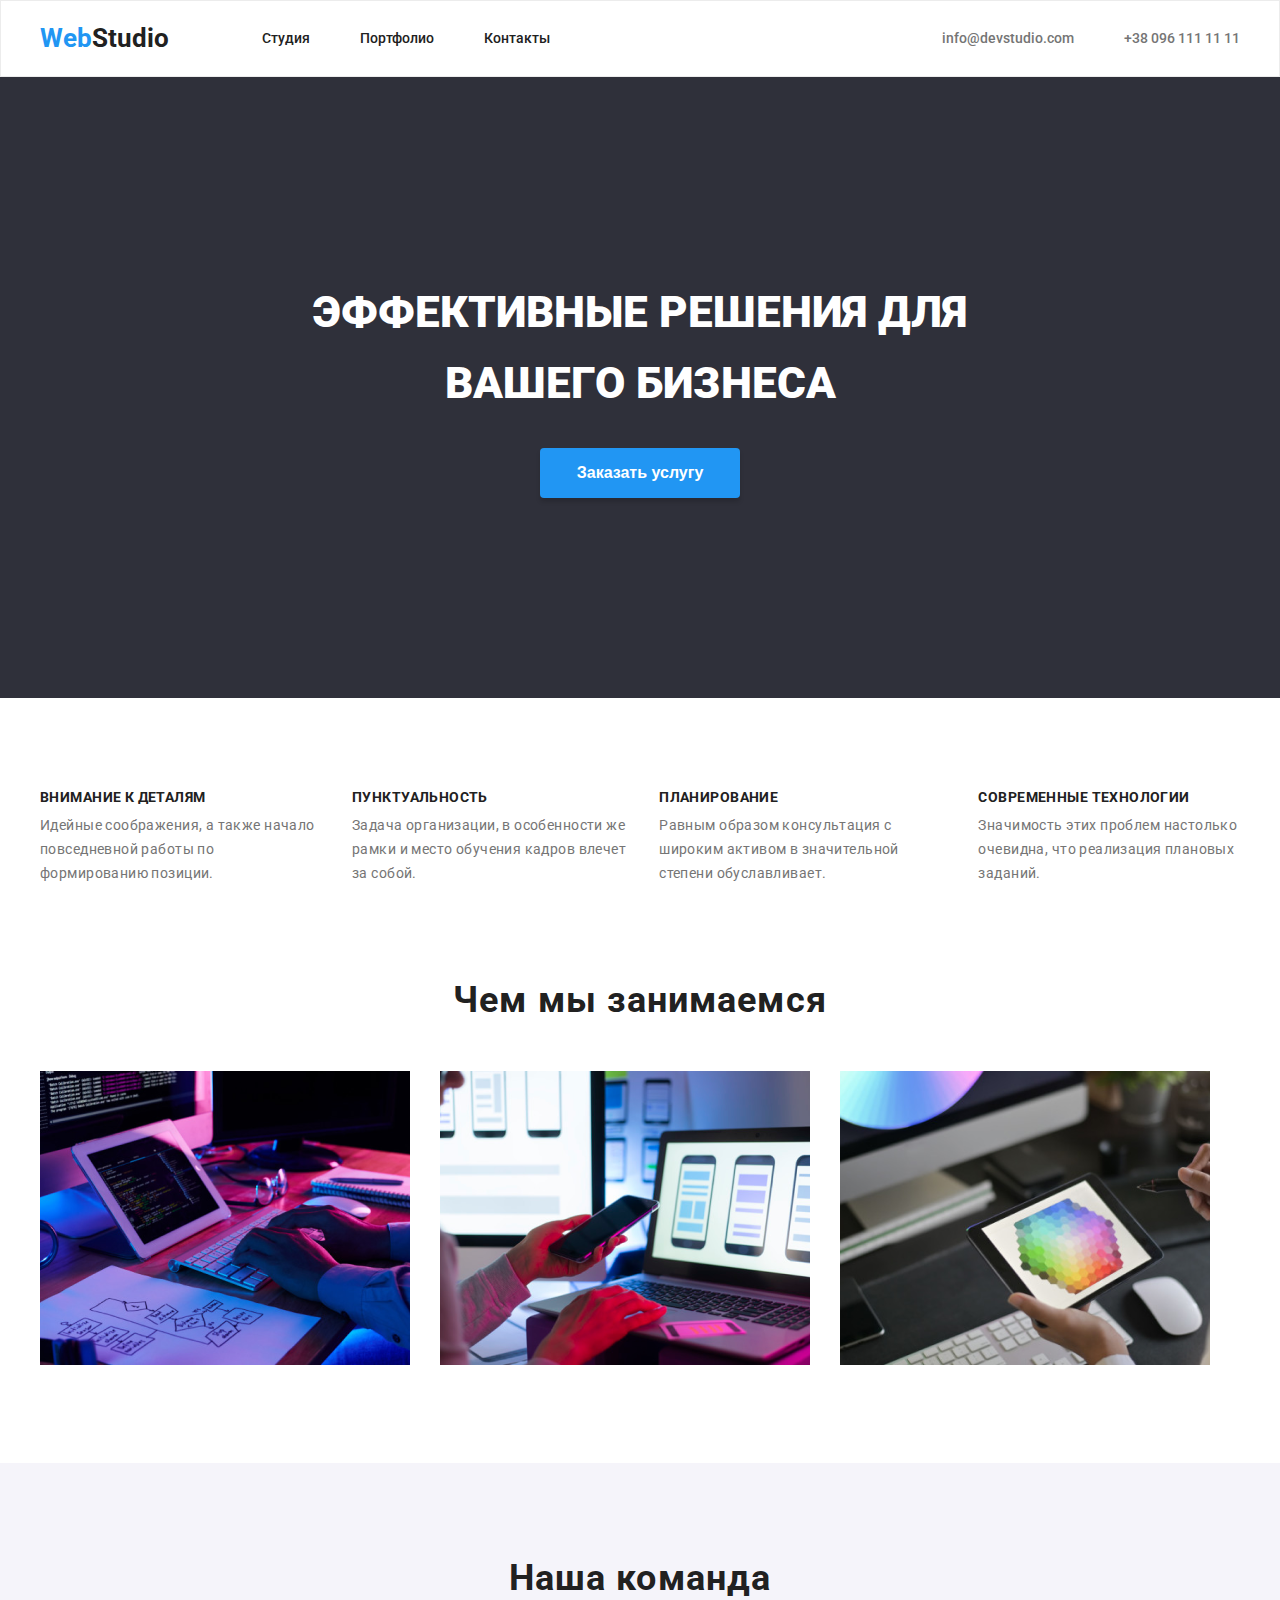
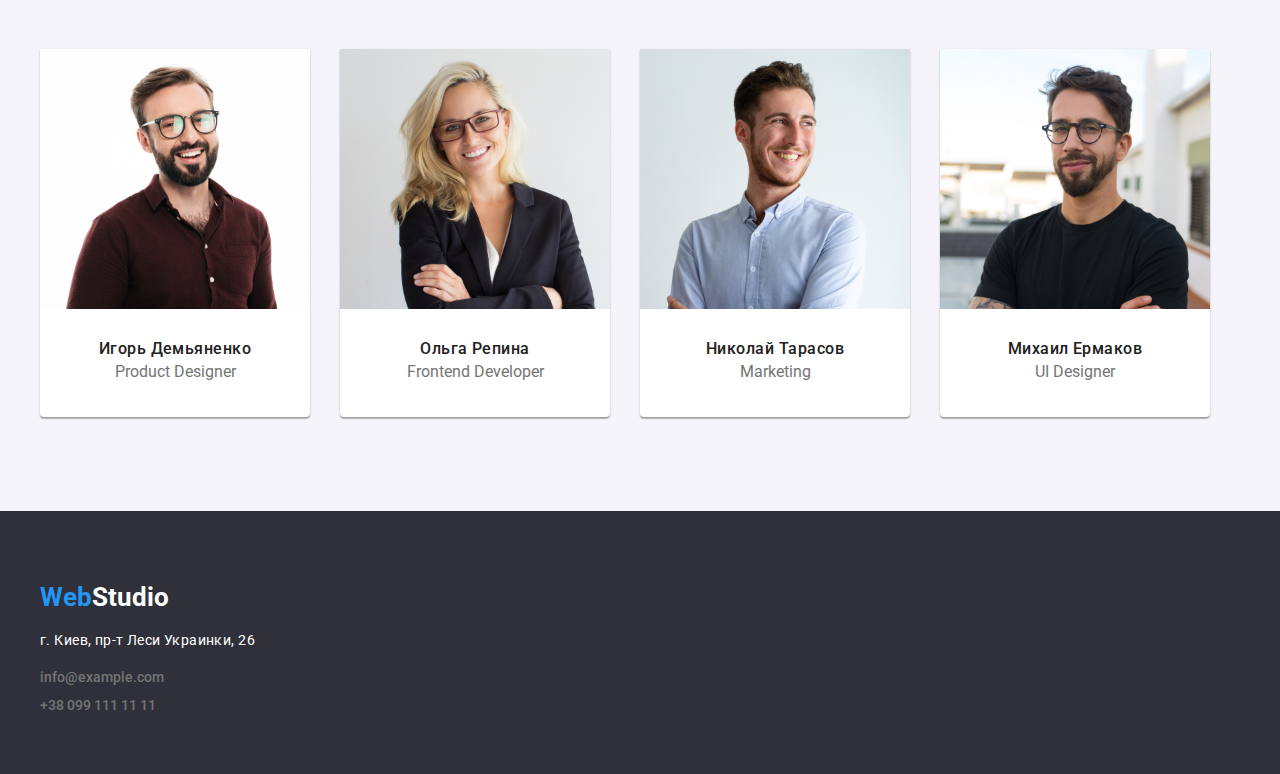
<file: index.html>
<!DOCTYPE html>
<html lang="en">

<head>
   <meta charset="UTF-8">
   <meta http-equiv="X-UA-Compatible" content="IE=edge">
   <meta name="viewport" content="width=device-width, initial-scale=1.0">
   <title>Document</title>
   <link rel="preconnect" href="https://fonts.googleapis.com">
   <link rel="preconnect" href="https://fonts.gstatic.com" crossorigin>
   <link href="https://fonts.googleapis.com/css2?family=Raleway:wght@700&family=Roboto:wght@400;500;700;900&display=swap"
      rel="stylesheet">
   <link rel="stylesheet" href="./css/styles.css">
</head>

<body>
   <header class="hdr">
   <div class="container auth-nav">
         <nav class="menu-nav ">
            <a class="logo" href="./index.html"><span class="logo-decoration">Web</span>Studio</a>
            <ul class="side-nav">
               <li class="item">
                  <a class="link current" href="./index.html">Студия</a>
               </li>
               <li class="item">
                  <a class="link" href="./portfolio.html">Портфолио</a>
               </li>
               <li class="item">
                  <a class="link" href="">Контакты</a>
               </li>
            </ul>
         </nav>
         <ul class="contact-hat">
            <li class="item">
               <a class="link" href="mailto:info@devstudio.com">info@devstudio.com</a>
            </li>
            <li class="item">
               <a class="link" href="tel:+380961111111">+38 096 111 11 11</a>
            </li>
         </ul>
   </div>
   </header>
   <main>
      <section class="hero">  
         <div class="container">
            <h1 class="hero-title">Эффективные решения для вашего бизнеса</h1>
            <ul class="hero-button">
               <li>
                  <button class="order-button" type="button">Заказать услугу</button>
               </li>
            </ul>
         </div>
      </section>
      <section class="section">
         <div class="container">
            <h2 hidden>Особенности</h2>
            <ul class="list">
               <li class="list-item">
                  <h3 class="list-title">Внимание к деталям</h3>
                  <p class="removal-title">Идейные соображения, а также начало повседневной работы по формированию позиции.</p>
               </li>
               <li class="list-item">
                  <h3 class="list-title">Пунктуальность</h3>
                  <p class="removal-title">Задача организации, в особенности же рамки и место обучения кадров влечет за собой.</p>
               </li>
               <li class="list-item">
                  <h3 class="list-title">Планирование</h3>
                  <p class="removal-title">Равным образом консультация с широким активом в значительной степени обуславливает.</p>
               </li>
               <li class="list-item">
                  <h3 class="list-title">Современные технологии</h3>
                  <p class="removal-title">Значимость этих проблем настолько очевидна, что реализация плановых заданий.</p>
               </li>
            </ul>
         </div>
      </section>
      <section class="img-section">
         <div class="container">
            <h2 class="acquaintance-title">Чем мы занимаемся</h2>
            <ul class="list-acquaintance">
               <li class="acquaintance-item">
                  <a href="">
                     <img src=" ./images/icon.png" alt="Рабочий процесс">
                  </a>
               </li>
               <li class="acquaintance-item">
                  <a href="">
                     <img src=" ./images/icon2.png" alt="Рабочий процесс">
                  </a>
               </li>
               <li class="acquaintance-item">
                  <a href="">
                     <img src=" ./images/icon3.png" alt="Рабочий процесс">
                  </a>
               </li>
            </ul>
         </div>
      </section>
      <section class="comand">
      <div class="container">
            <h2 class="comand-title">Наша команда</h2>
            <ul class="list-comand">
               <li class="comand-item">
                  <a href="">
                     <img src="./images/card1.png" alt="Фото" width="270">
                  </a>
                  <div class="name-speciality">
                  <h3 class="name">Игорь Демьяненко</h3>
                  <p class="speciality" lang="en">Product Designer</p>
                  </div>
               </li>
               <li class="comand-item">
                  <a href="">
                     <img src="./images/card2.png" alt="Фото" width="270">
                  </a>
                  <div class="name-speciality">
                  <h3 class="name">Ольга Репина</h3>
                  <p class="speciality" lang="en">Frontend Developer</p>
                  </div>
               </li>
               <li class="comand-item">
                  <a href="">
                     <img src="./images/card3.png" alt="Фото" width="270">
                  </a>
                  <div class="name-speciality">
                  <h3 class="name">Николай Тарасов</h3>
                  <p class="speciality" lang="en">Marketing</p>
                  </div>
               </li>
               <li class="comand-item">
                  <a href="">
                     <img src="./images/card4.png" alt="Фото" width="270">
                  </a>
                  <div class="name-speciality">
                  <h3 class="name">Михаил Ермаков</h3>
                  <p class="speciality" lang="en">UI Designer</p>
                  </div>
               </li>
            </ul>
   </div>
      </section>
   </main>
   <footer class="foot">
      <div class="container">
            <a class="logo-footend" href="/index.html"><span class="logo-decoration">Web</span>Studio</a>
            <address>
               <ul class="contact">
                  <li >
                     <p class="location">г. Киев, пр-т Леси Украинки, 26</p>
                  </li>
                  <li class="contact-item">
                     <a class="link-contact" href="mailto:info@example.com">info@example.com</a>
                  </li>
                  <li class="contact-item">
                     <a class="link-contact" href="tel:+380961111111">+38 099 111 11 11</a>
                  </li>
               </ul>
            </address>
      </div>
   </footer>
</body>
</html>
</file>
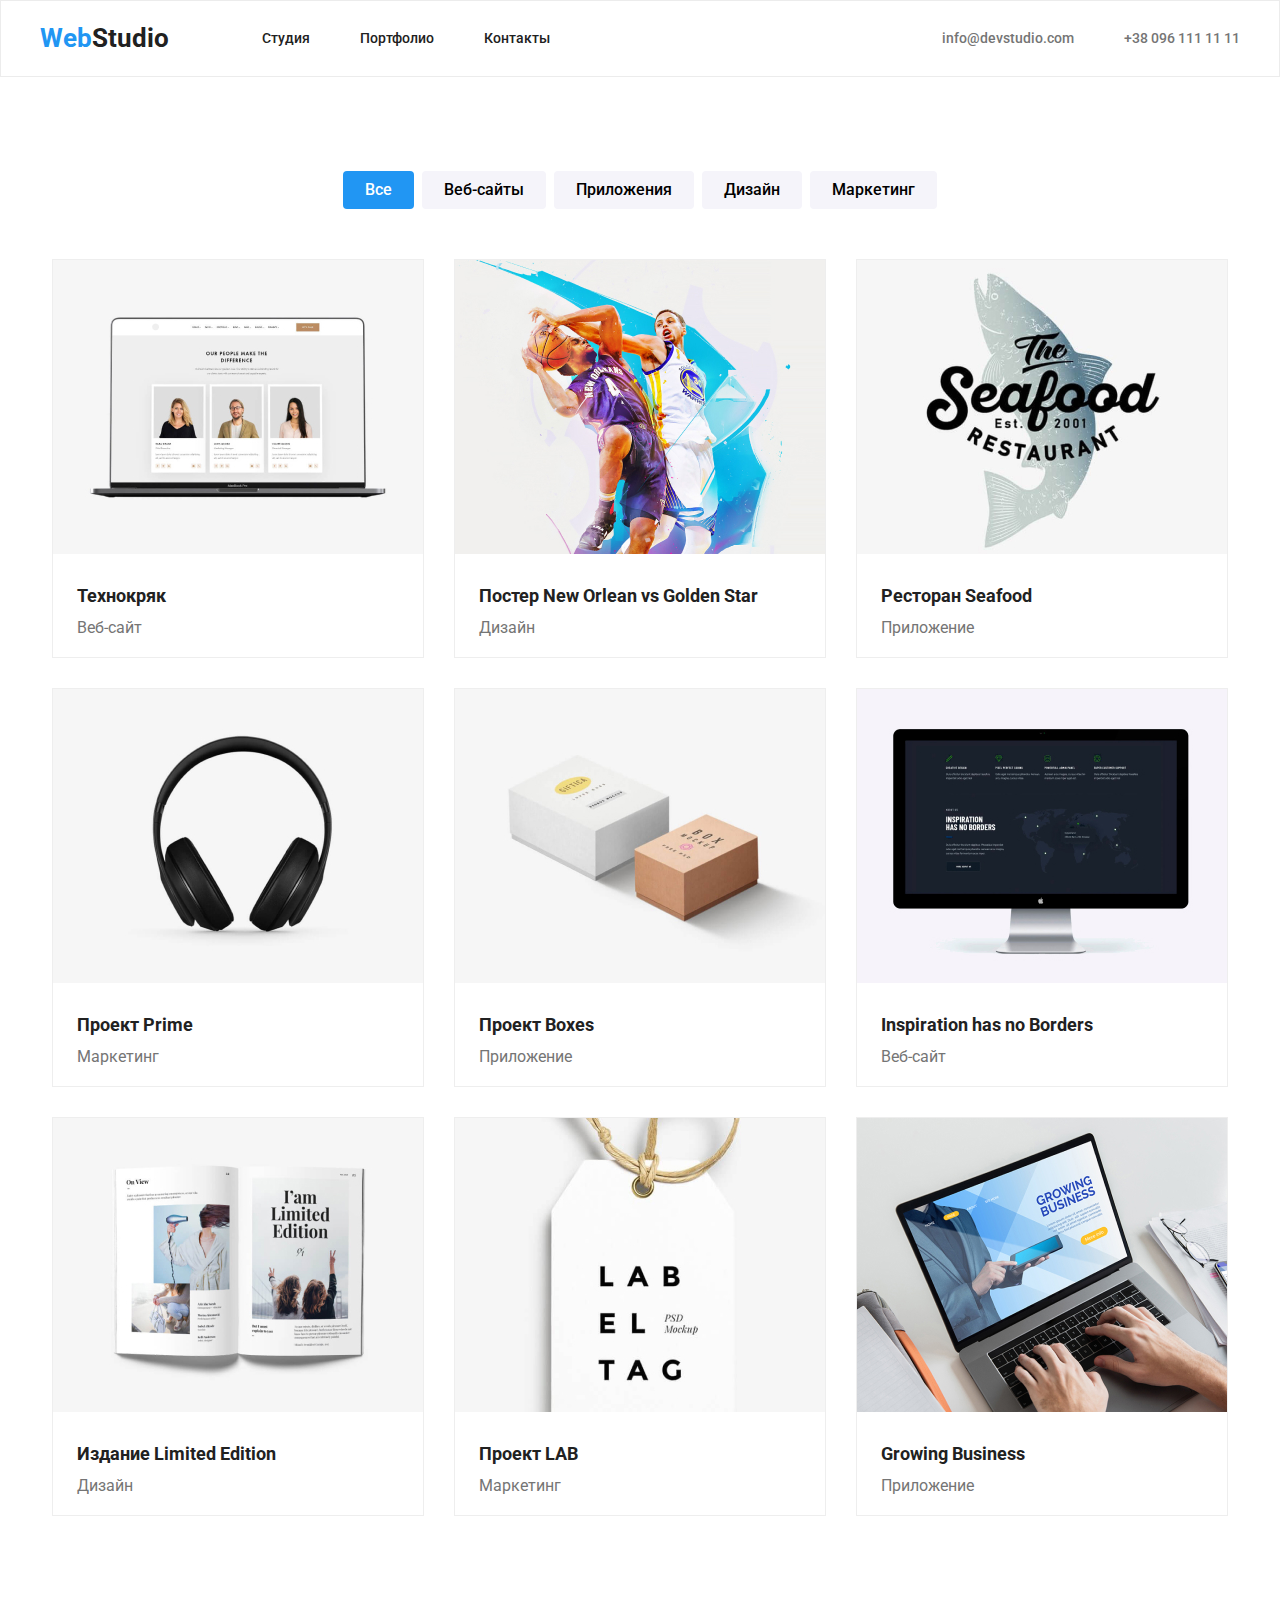
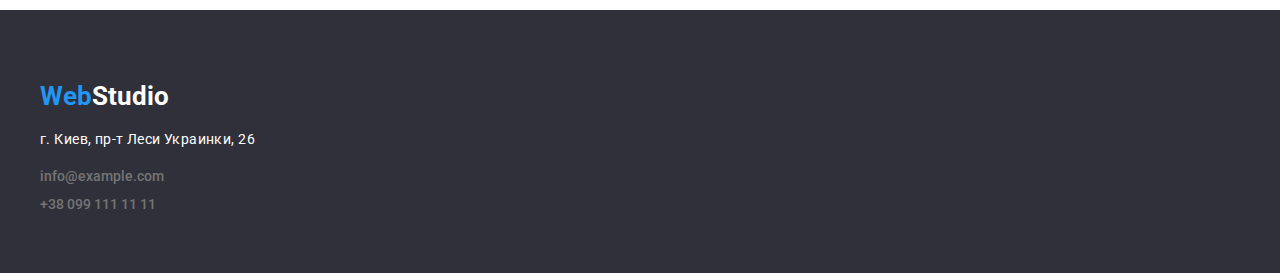
<file: portfolio.html>
<!DOCTYPE html>
<html lang="en">
<head>
   <meta charset="UTF-8">
   <meta http-equiv="X-UA-Compatible" content="IE=edge">
   <meta name="viewport" content="width=device-width, initial-scale=1.0">
   <title>Document</title>
   <link rel="preconnect" href="https://fonts.googleapis.com">
   <link rel="preconnect" href="https://fonts.gstatic.com" crossorigin>
   <link href="https://fonts.googleapis.com/css2?family=Raleway:wght@700&family=Roboto:wght@400;500;700;900&display=swap"
      rel="stylesheet">
   <link rel="stylesheet" href="./css/styles.css">
</head>
<body>
   <header class="hdr">
      <div class="container auth-nav">
         <nav class="menu-nav ">
            <a class="logo" href="./index.html"><span class="logo-decoration">Web</span>Studio</a>
            <ul class="side-nav">
               <li class="item">
                  <a class="link" href="./index.html">Студия</a>
               </li>
               <li class="item">
                  <a class="link current" href="./portfolio.html">Портфолио</a>
               </li>
               <li class="item">
                  <a class="link" href="">Контакты</a>
               </li>
            </ul>
         </nav>
         <ul class="contact-hat">
            <li class="item">
               <a class="link" href="mailto:info@devstudio.com">info@devstudio.com</a>
            </li>
            <li class="item">
               <a class="link" href="tel:+380961111111">+38 096 111 11 11</a>
            </li>
         </ul>
      </div>
   </header>
   <main>
   <section class="portfolio">
      <div class="container">
            <h1 hidden>Портфолио</h1>
            <ul class="filter">
               <li class="filter-item">
                  <button class="filter-button activ" type="button">Все</button>
               </li>
               <li class="filter-item">
                  <button class="filter-button" type="button">Веб-сайты</button>
               </li>
               <li class="filter-item">
                  <button class="filter-button" type="button">Приложения</button>
               </li>
               <li class="filter-item">
                  <button class="filter-button" type="button">Дизайн</button>
               </li>
                     <li class="filter-item">
                  <button class="filter-button" type="button">Маркетинг</button>
               </li>
            </ul>
            <ul class="list-project">
               <li class="project-item">
                  <a class="link-project" href="">
                     <img src="./images/project1.jpg" alt="ноутбук" width="370">
                  </a>
                  <div class="title-paragraph">
                     <h2 class="title">Технокряк</h2>
                     <p class="paragraph">Веб-сайт</p>
               </div>
               </li>
               <li class="project-item">
                  <a class="link-project" href="">
                     <img src="./images/project2.jpg" alt="баскетболисты" width="370">
                  </a>
               <div class="title-paragraph">
                  <h2 class="title">Постер New Orlean vs Golden Star</h2>
                  <p class="paragraph">Дизайн</p>
               </div>
               </li>
               <li class="project-item">
                  <a class="link-project" href="">
                     <img src="./images/project3.jpg" alt="логотип" width="370">
                  </a>
               <div class="title-paragraph">
                  <h2 class="title">Ресторан Seafood</h2>
                  <p class="paragraph">Приложение</p>
               </div>
               </li>
               <li class="project-item">
                  <a class="link-project" href="">
                     <img src="./images/project4.jpg" alt="наушники" width="370">
                  </a>
               <div class="title-paragraph">
                  <h2 class="title">Проект Prime</h2>
                  <p class="paragraph">Маркетинг</p>
               </div>
               </li>
               <li class="project-item">
                  <a class="link-project" href="">
                     <img src="./images/project5.jpg" alt="боксы" width="370">
                  </a>
               <div class="title-paragraph">
                  <h2 class="title">Проект Boxes</h2>
                  <p class="paragraph">Приложение</p>
               </div>
               </li>
               <li class="project-item">
                  <a class="link-project" href="">
                     <img src="./images/project6.jpg" alt="монитор" width="370">
                  </a>
               <div class="title-paragraph">
                  <h2 class="title">Inspiration has no Borders</h2>
                  <p class="paragraph">Веб-сайт</p>
               </div>
               </li>
               <li class="project-item">
                  <a class="link-project" href="">
                     <img src="./images/project7.jpg" alt="журнал" width="370">
                  </a>
               <div class="title-paragraph">
                  <h2 class="title">Издание Limited Edition</h2>
                  <p class="paragraph">Дизайн</p>
               </div>
               </li>
               <li class="project-item">
                  <a class="link-project" href="">
                     <img src="./images/project8.jpg" alt="название проэкта" width="370">
                  </a>
               <div class="title-paragraph">
                  <h2 class="title">Проект LAB</h2>
                  <p class="paragraph">Маркетинг</p>
               </div>
               </li>
               <li class="project-item">
                  <a class="link-project" href="">
                     <img src="./images/project9.jpg" alt="рабочий процесс" width="370">
                  </a>
               <div class="title-paragraph">
                  <h2 class="title">Growing Business</h2>
                  <p class="paragraph">Приложение</p>
               </div>
               </li>
            </ul>
      </div>
</section>
   </main>
   <footer class="foot">
      <div class="container">
         <a class="logo-footend" href="/index.html"><span class="logo-decoration">Web</span>Studio</a>
      <address>
         <ul class="contact">
            <li>
               <p class="location">г. Киев, пр-т Леси Украинки, 26</p>
            </li>
            <li class="contact-item">
               <a class="link-contact" href="mailto:info@example.com">info@example.com</a>
            </li>
            <li class="contact-item">
               <a class="link-contact" href="tel:+380961111111">+38 099 111 11 11</a>
            </li>
         </ul>
      </address>
</div>
   </footer>
</body>
</html>
</file>
<file: css/styles.css>
/*!Обнуление*/
* {
   margin: 0;
}

ul {
   padding: 0;
   margin: 0;
   list-style: none;
}

p {
   margin: 0;
   padding: 0;
}

h1,
h2,
h3,
h4,
h5,
h6 {
   font-size: inherit;
   font-weight: 400;
   list-style: none;
}

/**--------------------*/

:root {
--primary-text-color: #212121;
--paragraph-text-color: #757575;
--title-text-color:#212121;
--accent-text-color: #2196F3;
--accentbutton-text-color: #FFFFFF;
--contact-text-color: #757575;
--primary-white-color: #FFFFFF;
--button-white-color: #F5F4FA;
--bg-fon-color:#2F303A;
--comand-bg-color:#F5F4FA;
}

body {
   font-family: 'Roboto', sans-serif;
   color: var(--primary-text-color);
}

.container {
   width: 1200px;
   padding-left: 15px;
   padding-right: 15px;
   margin: 0 auto;
}

/*!---HEADER*/

.hdr {
   display: flex;
   align-items: center;

   border: 1px solid #ECECEC;
}

.logo-footend {
   font-family: 'Raleway' sans-serif;
   font-weight: 700;
   font-size: 26px;
   line-height: 2;
   color: var(--primary-white-color);
   align-items: center;
   text-decoration: none;
   
   padding-bottom: 20px;
}

.logo {
   font-family: 'Raleway' sans-serif;
   font-weight: 700;
   font-size: 26px;
   line-height: 0.8;
   color: var(--primary-text-color);
   align-items: center;
   text-decoration: none;
}

.logo-decoration {
   color: var(--accent-text-color);
}

/*!---NAV*/

.side-nav .link:hover,
.side-nav .link:focus {
   color: var(--accent-text-color);
}

.current:visited {
   color: var(--accent-text-color);
}

.side-nav {
   list-style: none;
}

.link-contact:hover {
   color: var(--accent-text-color);
}

.link {
   font-weight: 500;
   font-size: 14px;
   line-height: 0.8;
   padding: 32px 0;
   display: block;
   color: var(--primary-text-color);
   text-decoration: none;
}

.link-contact {
   font-weight: 500;
   font-size: 14px;
   line-height: 0.8;
   
   color: var(--contact-text-color);
   text-decoration: none;
}

.hdr {
   display: flex;
   align-items: center;
   
}

.menu-nav {
   display: flex;
   align-items: center;
}

.side-nav {
   display: flex;
   margin-left: 93px;
}

.auth-nav {
   display: flex;
   
}

.side-nav .item + .item {
   margin-left: 50px;
}

/*!---Контакты*/

.contact .link:hover,
.contact .link:focus {
   color: var(--accent-text-color);
}

.contact-hat .link:hover,
.contact-hat .link:focus {
   color: var(--accent-text-color);
}

.contact-hat {
   display: flex;
   margin-left: auto;
   
}

.contact-hat .item+.item {
   margin-left: 50px;
}

.contact-hat .link {  
   font-weight: 500;
   font-size: 14px;
   line-height: 0.8;
   color: var(--contact-text-color);
   list-style: none;
   
}

.foot {
   background: #2F303A;
   padding: 60px 0;
}

.contact {
   font-style: normal;
}

.contact-item {
   align-items: center;
   padding-top: 9px;
}

.contact .link {
   font-weight: 500;
   font-size: 14px;
   line-height: 0.8;
   color: var(--contact-text-color);
   
}

.location {
   font-weight: 400;
   font-size: 14px;
   line-height: 2.5;
   letter-spacing: 0.03em;
   color: var(--primary-white-color);
}

/**Главная страница (студия)*/
/*!---1 секция*/

.hero {
   padding: 200px 0;
   background: var(--bg-fon-color);
   
}

.hero-title {
   max-width: 696px;
   margin: 0 auto;
   margin-bottom: 30px;

   font-weight: 900;
   font-size: 44px;
   line-height: 1.6;
   text-align: center;
   text-transform: uppercase;
   color: var(--primary-white-color);
}

/*!кнопка*/

.order-button:hover {
   background-color: #188CE8;
}

.hero-button {
   display: flex;
   justify-content: center;
}

.order-button {
   font-weight: 700;
   font-size: 16px;
   line-height: 30px;
   color: var(--accentbutton-text-color);

   width: 200px;
   height: 50px;
   left: 700px;
   top: 430px;
   align-items: center;
   background: var(--accent-text-color);
   box-shadow: 0px 4px 4px rgba(0, 0, 0, 0.15);
   border: none;
   border-radius: 4px;
   cursor: pointer;
}

/*!---2 секция*/

.section {
   padding: 94px 0;
}

.img-section {
   padding-bottom: 94px ;
}

.list {
   display: flex;
   font-weight: 700;
   font-size: 14px;
   line-height: 0.8;
}

.list .list-item + .list-item {
   margin-left: 30px;
}

.list-title {
   font-weight: 700;
   font-size: 14px;
   line-height: 0.8;
   letter-spacing: 0.03em;
   text-transform: uppercase;
   padding-bottom: 10px;
}

.removal-title {
   font-weight: 400;
   font-size: 14px;
   line-height: 24px;
   color: var(--paragraph-text-color);
   letter-spacing: 0.03em;
}

.acquaintance-title {
   font-weight: 700;
   font-size: 36px;
   line-height: 42px;
   text-align: center;
   letter-spacing: 0.03em;
   padding-bottom: 50px;
}

.list-acquaintance {
   display: flex;
   list-style: none;
}

.list-acquaintance .acquaintance-item + .acquaintance-item {
   margin-left: 30px;
}

/*!---3 секция*/

.comand {
   padding: 94px 0;
   background: var(--comand-bg-color);
}

.list-comand {
   display: flex;
   background: #F5F4FA;
   list-style: none;
}

.comand-item {
   width: 270px;
   height: 368px;

   background: #FFFFFF;
   box-shadow: 0px 1px 3px rgba(0, 0, 0, 0.12), 0px 1px 1px rgba(0, 0, 0, 0.14), 0px 2px 1px rgba(0, 0, 0, 0.2);
   border-radius: 0px 0px 4px 4px;
}

.comand-title {
   font-weight: 700;
   font-size: 36px;
   line-height: 42px;
   text-align: center;
   letter-spacing: 0.03em;
   padding-bottom: 50px;
}

.list-comand .comand-item + .comand-item {
   margin-left: 30px;
}

.name {
   font-weight: 500;
   font-size: 16px;
   text-align: center;
   line-height: 0.8;
   letter-spacing: 0.03em;
   color: var(--primary-text-color);
   
}

.speciality {
   font-weight: 400;
   font-size: 16px;
   text-align: center;
   line-height: 0.8;
   color: var(--paragraph-text-color);
   padding-top: 10px;
}

.name-speciality {
   padding-top: 30px;
   padding-bottom: 30px;
}

/**---Портфолио*/

.portfolio {
   padding: 94px 0;
}
/*!===Кнопки===*/

.filter-button:hover,
.filter-button:focus {
   background: var(--accent-text-color);
   color: var(--accentbutton-text-color);
}

.filter {
   display: flex;
   
   justify-content: center;
   list-style: none;
}

.filter .filter-item + .filter-item {
   margin-left: 8px;
}

.filter-button {
   font: inherit;
   font-weight: 500;
   font-size: 16px;
   line-height: 1.6;

   cursor: pointer;

   background-color: var(--button-white-color);
   border: none;
   border-radius: 4px;
   padding: 6px 22px;
}

.activ {
   color: var(--primary-white-color);
   background-color: var(--accent-text-color);
} 

/*!===Title===*/

.title-paragraph {
   padding: 20px 24px;
}
.title {
   font-weight: 700;
   font-size: 18px;
   line-height: 2;
   margin-bottom: 4px;
}

/*!===Параграф===*/

.paragraph {
   color: var(--paragraph-text-color);
}

.list-project {
   display: flex;
   flex-wrap: wrap;
   justify-content: center;
   align-items: center;

   padding-top: 50px;
   list-style: none;
   margin: -15px;
}

.project-item {
   width: 370px;
   margin: 15px;
   border: 1px solid #EEEEEE;
   background: #FFFFFF;
}
</file>
